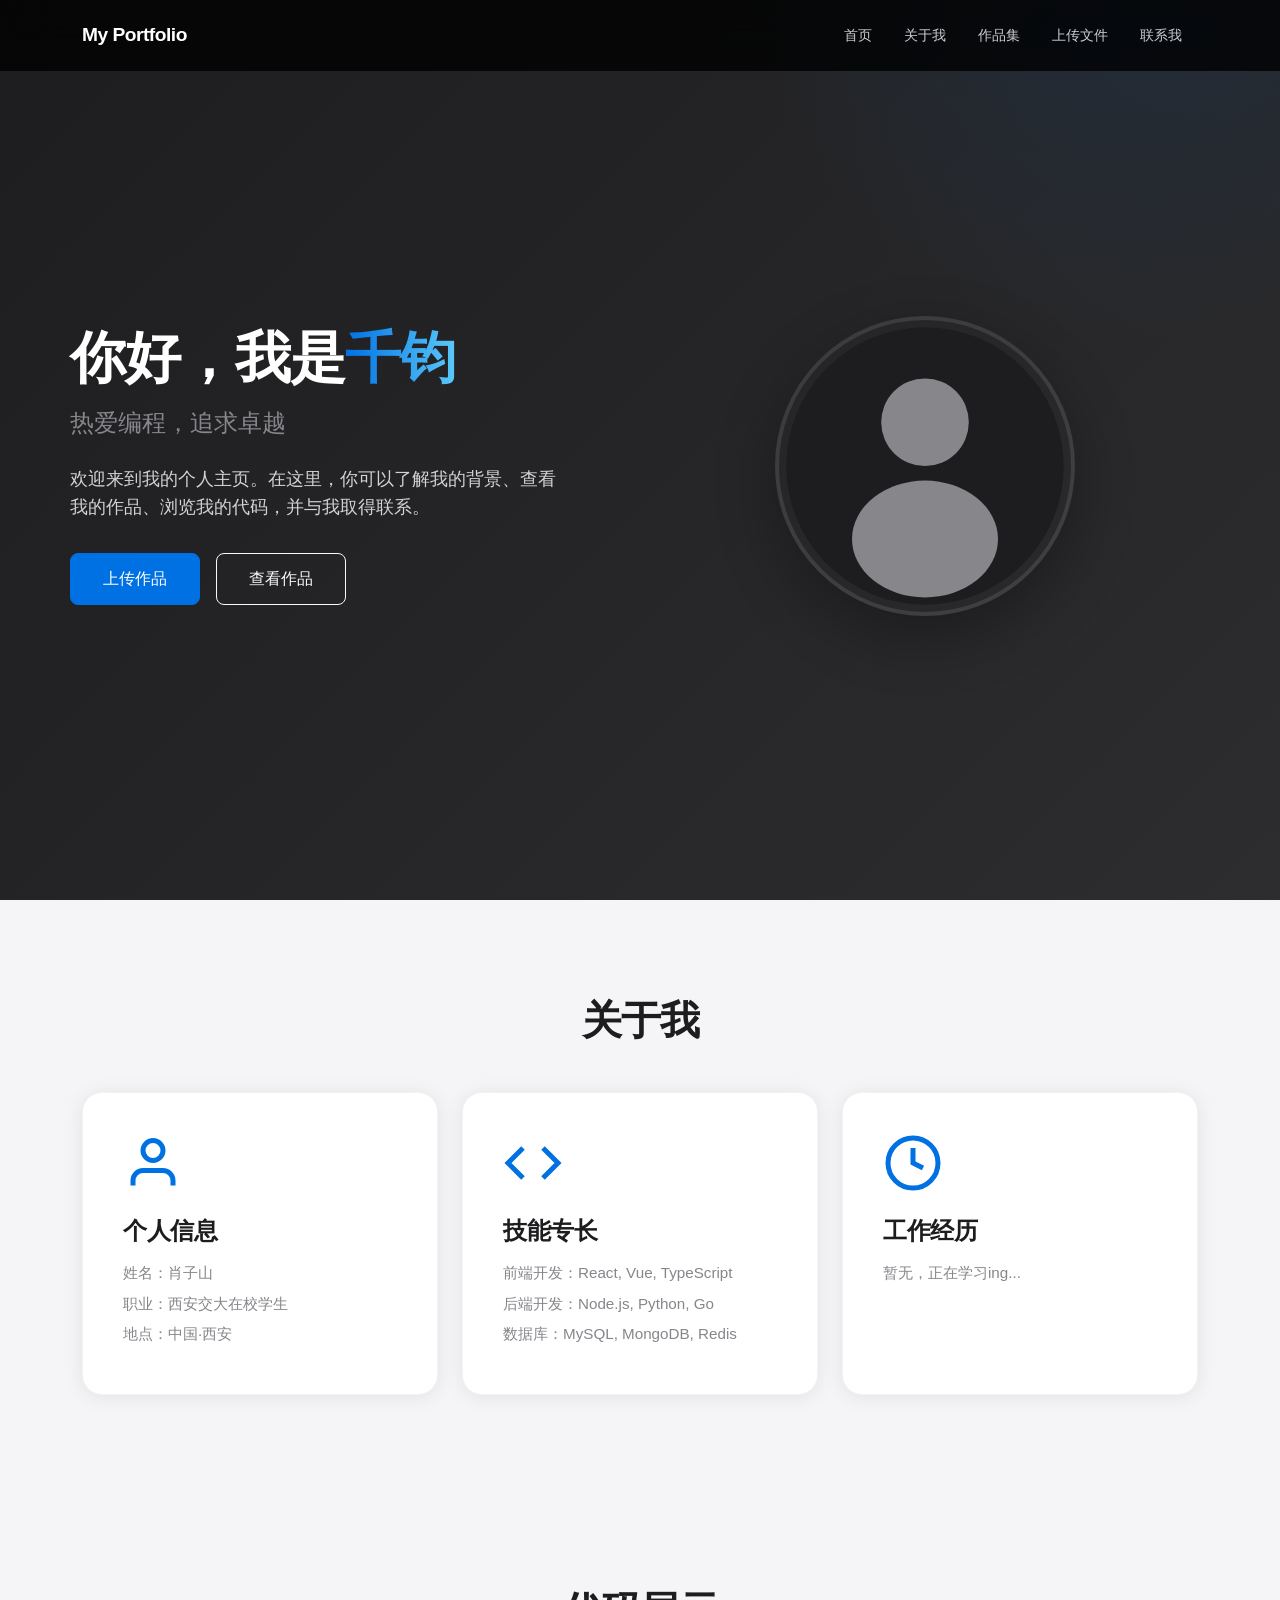
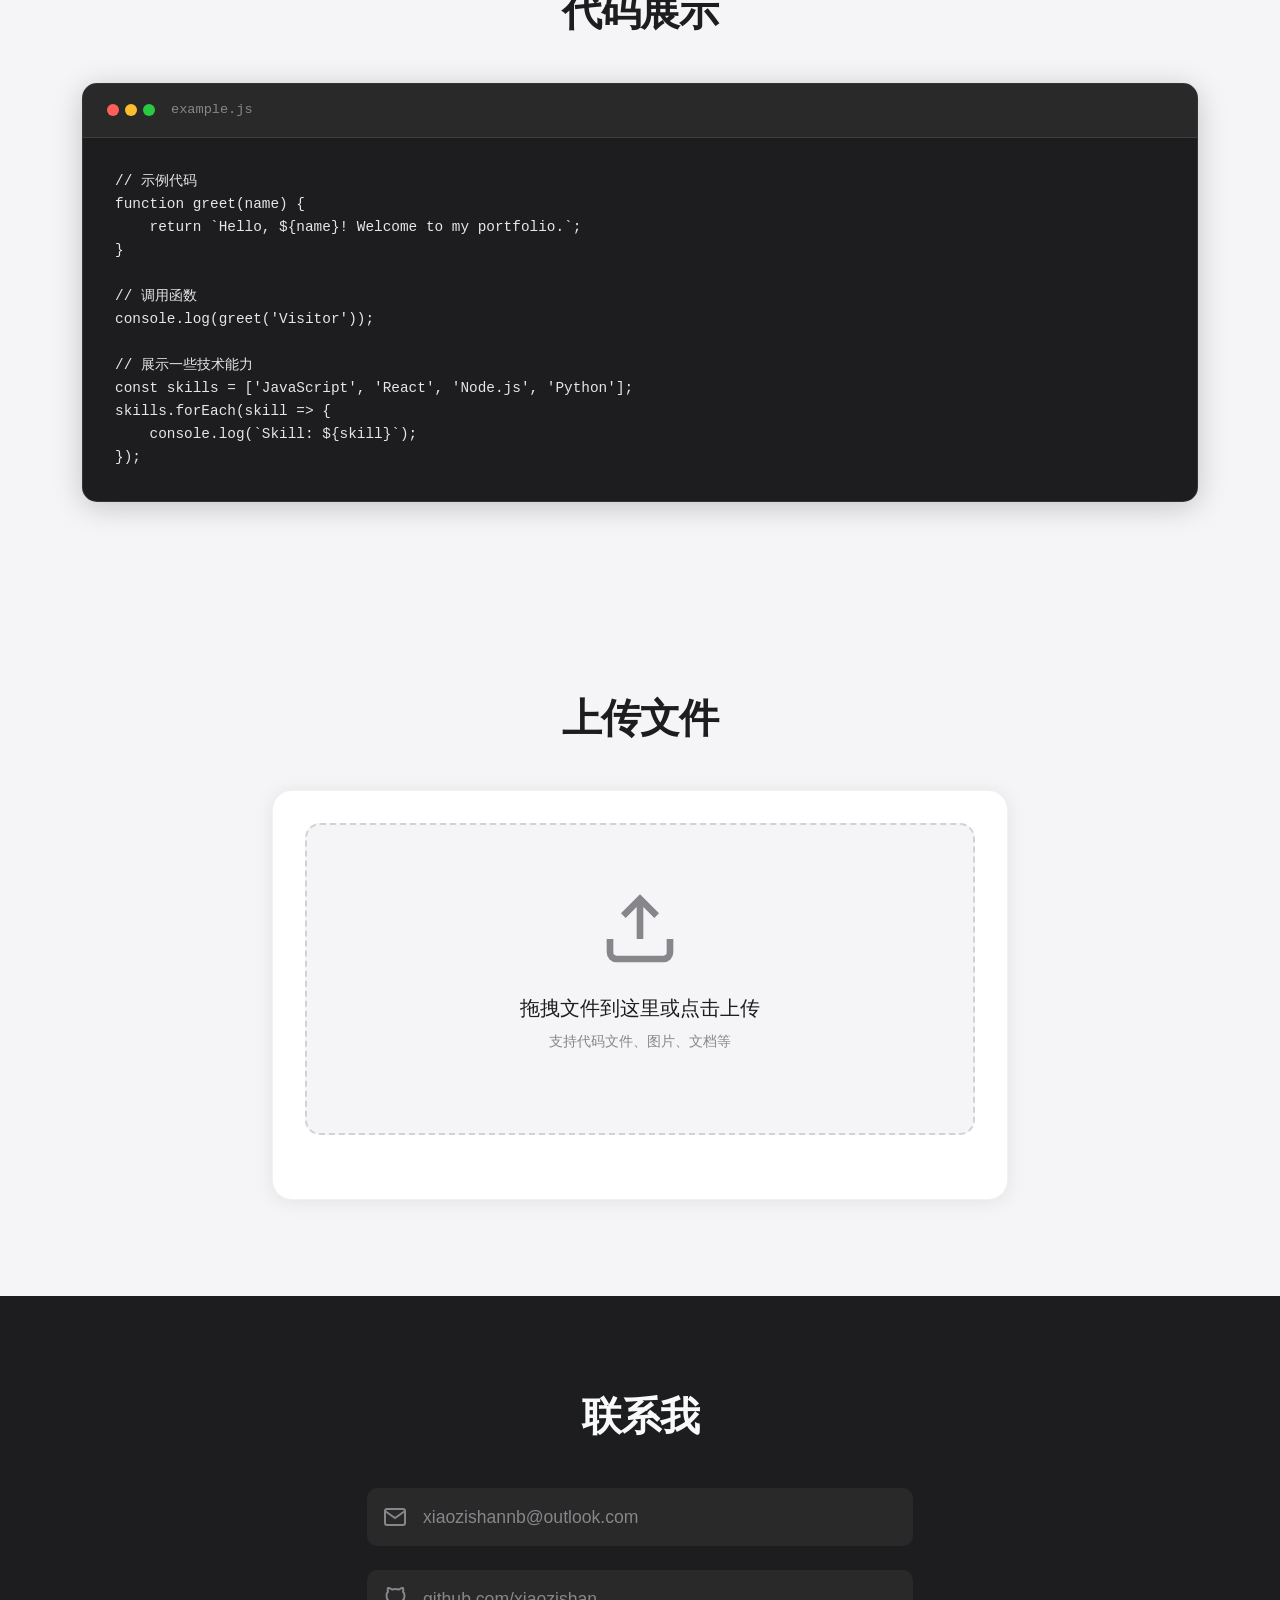
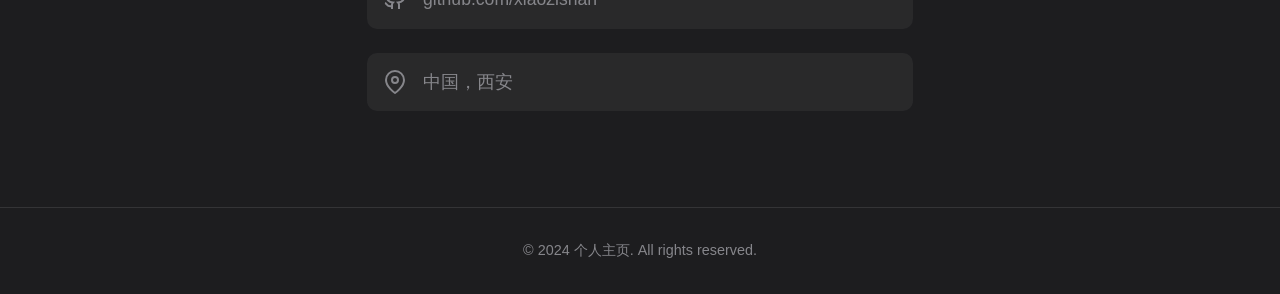
<file: index.html>
<!DOCTYPE html>
<html lang="zh-CN">
<head>
    <meta charset="UTF-8">
    <meta name="viewport" content="width=device-width, initial-scale=1.0">
    <title>千钧的小窝</title>
    <link rel="icon" type="image/x-icon" href="favicon.ico">
    <link href="https://cdn.jsdelivr.net/npm/bootstrap@5.3.2/dist/css/bootstrap.min.css" rel="stylesheet">
    <link rel="stylesheet" href="styles.css">
</head>
<body>
    <!-- 导航栏 -->
    <nav class="navbar navbar-expand-lg fixed-top navbar-dark" id="navbar">
        <div class="container">
            <a class="navbar-brand logo-text" href="#hero">My Portfolio</a>
            <button class="navbar-toggler" type="button" data-bs-toggle="collapse" data-bs-target="#navbarNav">
                <span class="navbar-toggler-icon"></span>
            </button>
            <div class="collapse navbar-collapse" id="navbarNav">
                <ul class="navbar-nav ms-auto">
                    <li class="nav-item"><a class="nav-link" href="#hero">首页</a></li>
                    <li class="nav-item"><a class="nav-link" href="#about">关于我</a></li>
                    <li class="nav-item"><a class="nav-link" href="#portfolio">作品集</a></li>
                    <li class="nav-item"><a class="nav-link" href="#upload">上传文件</a></li>
                    <li class="nav-item"><a class="nav-link" href="#contact">联系我</a></li>
                </ul>
            </div>
        </div>
    </nav>

    <!-- Hero Section -->
    <section id="hero" class="hero-section">
        <div class="container">
            <div class="row align-items-center">
                <div class="col-lg-6 hero-content">
                    <h1 class="hero-title">你好，我是<span class="highlight">千钧</span></h1>
                    <p class="hero-subtitle">热爱编程，追求卓越</p>
                    <p class="hero-description">
                        欢迎来到我的个人主页。在这里，你可以了解我的背景、查看我的作品、浏览我的代码，并与我取得联系。
                    </p>
                    <div class="hero-buttons">
                        <a href="#upload" class="btn btn-primary btn-lg">上传作品</a>
                        <a href="#portfolio" class="btn btn-outline-light btn-lg">查看作品</a>
                    </div>
                </div>
                <div class="col-lg-6 hero-image">
                    <div class="profile-avatar">
                        <svg viewBox="0 0 200 200" class="avatar-svg">
                            <circle cx="100" cy="100" r="95" fill="#1d1d1f"/>
                            <circle cx="100" cy="70" r="30" fill="#86868b"/>
                            <ellipse cx="100" cy="150" rx="50" ry="40" fill="#86868b"/>
                        </svg>
                    </div>
                </div>
            </div>
        </div>
    </section>

    <!-- 关于我 -->
    <section id="about" class="section bg-light">
        <div class="container">
            <div class="row">
                <div class="col-12">
                    <h2 class="section-title">关于我</h2>
                </div>
            </div>
            <div class="row">
                <div class="col-lg-4">
                    <div class="info-card">
                        <div class="card-icon">
                            <svg width="60" height="60" viewBox="0 0 24 24" fill="none" stroke="currentColor" stroke-width="2">
                                <path d="M20 21v-2a4 4 0 0 0-4-4H8a4 4 0 0 0-4 4v2"></path>
                                <circle cx="12" cy="7" r="4"></circle>
                            </svg>
                        </div>
                        <h3>个人信息</h3>
                        <p>姓名：肖子山</p>
                        <p>职业：西安交大在校学生</p>
                        <p>地点：中国·西安</p>
                    </div>
                </div>
                <div class="col-lg-4">
                    <div class="info-card">
                        <div class="card-icon">
                            <svg width="60" height="60" viewBox="0 0 24 24" fill="none" stroke="currentColor" stroke-width="2">
                                <polyline points="16 18 22 12 16 6"></polyline>
                                <polyline points="8 6 2 12 8 18"></polyline>
                            </svg>
                        </div>
                        <h3>技能专长</h3>
                        <p>前端开发：React, Vue, TypeScript</p>
                        <p>后端开发：Node.js, Python, Go</p>
                        <p>数据库：MySQL, MongoDB, Redis</p>
                    </div>
                </div>
                <div class="col-lg-4">
                    <div class="info-card">
                        <div class="card-icon">
                            <svg width="60" height="60" viewBox="0 0 24 24" fill="none" stroke="currentColor" stroke-width="2">
                                <circle cx="12" cy="12" r="10"></circle>
                                <polyline points="12 6 12 12 16 14"></polyline>
                            </svg>
                        </div>
                        <h3>工作经历</h3>
                        <p>暂无，正在学习ing...</p>
                    </div>
                </div>
            </div>
        </div>
    </section>


    <!-- 代码展示 -->
    <section id="code-section" class="section bg-light">
        <div class="container">
            <div class="row">
                <div class="col-12">
                    <h2 class="section-title">代码展示</h2>
                </div>
            </div>
            <div class="row">
                <div class="col-12">
                    <div class="code-display">
                        <div class="code-header">
                            <div class="code-dots">
                                <span></span>
                                <span></span>
                                <span></span>
                            </div>
                            <span class="code-filename">example.js</span>
                        </div>
                        <pre><code class="language-javascript">// 示例代码
function greet(name) {
    return `Hello, ${name}! Welcome to my portfolio.`;
}

// 调用函数
console.log(greet('Visitor'));

// 展示一些技术能力
const skills = ['JavaScript', 'React', 'Node.js', 'Python'];
skills.forEach(skill => {
    console.log(`Skill: ${skill}`);
});</code></pre>
                    </div>
                </div>
            </div>
        </div>
    </section>

    <!-- 文件上传 -->
    <section id="upload" class="section">
        <div class="container">
            <div class="row">
                <div class="col-12">
                    <h2 class="section-title">上传文件</h2>
                </div>
            </div>
            <div class="row">
                <div class="col-lg-8 mx-auto">
                    <div class="upload-container">
                        <div class="upload-area" id="uploadArea">
                            <svg class="upload-icon" viewBox="0 0 24 24" fill="none" stroke="currentColor" stroke-width="2">
                                <path d="M21 15v4a2 2 0 0 1-2 2H5a2 2 0 0 1-2-2v-4"></path>
                                <polyline points="17 8 12 3 7 8"></polyline>
                                <line x1="12" y1="3" x2="12" y2="15"></line>
                            </svg>
                            <p class="upload-text">拖拽文件到这里或点击上传</p>
                            <p class="upload-hint">支持代码文件、图片、文档等</p>
                            <input type="file" id="fileInput" multiple hidden>
                        </div>
                        <div class="uploaded-files" id="uploadedFiles">
                            <!-- 上传的文件会显示在这里 -->
                        </div>
                    </div>
                </div>
            </div>
        </div>
    </section>

    <!-- 联系我 -->
    <section id="contact" class="section bg-dark">
        <div class="container">
            <div class="row">
                <div class="col-12">
                    <h2 class="section-title text-light">联系我</h2>
                </div>
            </div>
            <div class="row">
                <div class="col-lg-6 mx-auto">
                    <div class="contact-info">
                        <div class="contact-item">
                            <svg width="24" height="24" viewBox="0 0 24 24" fill="none" stroke="currentColor" stroke-width="2">
                                <path d="M4 4h16c1.1 0 2 .9 2 2v12c0 1.1-.9 2-2 2H4c-1.1 0-2-.9-2-2V6c0-1.1.9-2 2-2z"></path>
                                <polyline points="22,6 12,13 2,6"></polyline>
                            </svg>
                            <span>xiaozishannb@outlook.com </span>
                        </div>
                        <div class="contact-item">
                            <svg width="24" height="24" viewBox="0 0 24 24" fill="none" stroke="currentColor" stroke-width="2">
                                <path d="M9 19c-5 1.5-5-2.5-7-3m14 6v-3.87a3.37 3.37 0 0 0-.94-2.61c3.14-.35 6.44-1.54 6.44-7A5.44 5.44 0 0 0 20 4.77 5.07 5.07 0 0 0 19.91 1S18.73.65 16 2.48a13.38 13.38 0 0 0-7 0C6.27.65 5.09 1 5.09 1A5.07 5.07 0 0 0 5 4.77a5.44 5.44 0 0 0-1.5 3.78c0 5.42 3.3 6.61 6.44 7A3.37 3.37 0 0 0 9 18.13V22"></path>
                            </svg>
                            <span>github.com/xiaozishan</span>
                        </div>
                        <div class="contact-item">
                            <svg width="24" height="24" viewBox="0 0 24 24" fill="none" stroke="currentColor" stroke-width="2">
                                <path d="M21 10c0 7-9 13-9 13s-9-6-9-13a9 9 0 0 1 18 0z"></path>
                                <circle cx="12" cy="10" r="3"></circle>
                            </svg>
                            <span>中国，西安</span>
                        </div>
                    </div>
                </div>
            </div>
        </div>
    </section>

    <!-- 页脚 -->
    <footer class="footer">
        <div class="container">
            <div class="row">
                <div class="col-12 text-center">
                    <p>&copy; 2024 个人主页. All rights reserved.</p>
                </div>
            </div>
        </div>
    </footer>

    <script src="https://cdn.jsdelivr.net/npm/bootstrap@5.3.2/dist/js/bootstrap.bundle.min.js"></script>
    <script src="script.js"></script>
</body>
</html>
</file>
<file: styles.css>
/* 全局样式 */
* {
    margin: 0;
    padding: 0;
    box-sizing: border-box;
}

:root {
    --apple-bg: #f5f5f7;
    --apple-dark: #1d1d1f;
    --apple-gray: #86868b;
    --apple-blue: #0071e3;
    --apple-blue-hover: #0077ed;
    --apple-white: #ffffff;
    --apple-black: #000000;
}

body {
    font-family: -apple-system, BlinkMacSystemFont, 'SF Pro Display', 'SF Pro Text', 'Helvetica Neue', Helvetica, Arial, sans-serif;
    background-color: var(--apple-bg);
    color: var(--apple-dark);
    line-height: 1.5;
    overflow-x: hidden;
}

/* 导航栏 */
.navbar {
    background: rgba(0, 0, 0, 0.8);
    backdrop-filter: saturate(180%) blur(20px);
    -webkit-backdrop-filter: saturate(180%) blur(20px);
    padding: 1rem 0;
    transition: all 0.3s ease;
}

.navbar.scrolled {
    background: rgba(0, 0, 0, 0.95);
    padding: 0.5rem 0;
}

.logo-text {
    font-size: 1.2rem;
    font-weight: 600;
    color: var(--apple-white) !important;
    letter-spacing: -0.5px;
}

.nav-link {
    color: rgba(255, 255, 255, 0.8) !important;
    font-size: 0.9rem;
    font-weight: 400;
    padding: 0.5rem 1rem !important;
    transition: color 0.3s ease;
}

.nav-link:hover {
    color: var(--apple-white) !important;
}

/* Hero Section */
.hero-section {
    min-height: 100vh;
    background: linear-gradient(135deg, #1d1d1f 0%, #2d2d2f 100%);
    color: var(--apple-white);
    display: flex;
    align-items: center;
    padding: 6rem 0 4rem;
    position: relative;
    overflow: hidden;
}

.hero-section::before {
    content: '';
    position: absolute;
    top: -50%;
    right: -20%;
    width: 800px;
    height: 800px;
    background: radial-gradient(circle, rgba(0, 113, 227, 0.1) 0%, transparent 70%);
    animation: pulse 8s ease-in-out infinite;
}

@keyframes pulse {
    0%, 100% { transform: scale(1); opacity: 0.5; }
    50% { transform: scale(1.1); opacity: 0.8; }
}

.hero-content {
    padding: 2rem 0;
    z-index: 1;
}

.hero-title {
    font-size: 3.5rem;
    font-weight: 700;
    line-height: 1.1;
    margin-bottom: 1rem;
    letter-spacing: -1px;
}

.highlight {
    background: linear-gradient(90deg, #0071e3, #5ac8fa);
    -webkit-background-clip: text;
    -webkit-text-fill-color: transparent;
    background-clip: text;
}

.hero-subtitle {
    font-size: 1.5rem;
    color: var(--apple-gray);
    margin-bottom: 1.5rem;
    font-weight: 500;
}

.hero-description {
    font-size: 1.1rem;
    color: rgba(255, 255, 255, 0.8);
    margin-bottom: 2rem;
    max-width: 500px;
    line-height: 1.6;
}

.hero-buttons {
    display: flex;
    gap: 1rem;
    flex-wrap: wrap;
}

.btn-primary {
    background-color: var(--apple-blue);
    border-color: var(--apple-blue);
    padding: 0.8rem 2rem;
    font-size: 1rem;
    font-weight: 500;
    transition: all 0.3s ease;
}

.btn-primary:hover {
    background-color: var(--apple-blue-hover);
    border-color: var(--apple-blue-hover);
    transform: translateY(-2px);
    box-shadow: 0 10px 30px rgba(0, 113, 227, 0.3);
}

.btn-outline-light {
    padding: 0.8rem 2rem;
    font-size: 1rem;
    font-weight: 500;
    transition: all 0.3s ease;
}

.btn-outline-light:hover {
    transform: translateY(-2px);
    box-shadow: 0 10px 30px rgba(255, 255, 255, 0.2);
}

.hero-image {
    display: flex;
    justify-content: center;
    align-items: center;
    padding: 2rem 0;
}

.profile-avatar {
    width: 300px;
    height: 300px;
    border-radius: 50%;
    overflow: hidden;
    border: 4px solid rgba(255, 255, 255, 0.1);
    box-shadow: 0 20px 60px rgba(0, 0, 0, 0.3);
    animation: float 6s ease-in-out infinite;
}

@keyframes float {
    0%, 100% { transform: translateY(0); }
    50% { transform: translateY(-20px); }
}

.avatar-svg {
    width: 100%;
    height: 100%;
}

/* 通用 Section */
.section {
    padding: 6rem 0;
}

.section-title {
    font-size: 2.5rem;
    font-weight: 700;
    text-align: center;
    margin-bottom: 3rem;
    letter-spacing: -1px;
}

.bg-light {
    background-color: var(--apple-bg) !important;
}

.bg-dark {
    background-color: var(--apple-dark) !important;
}

/* 信息卡片 */
.info-card {
    background: var(--apple-white);
    border-radius: 20px;
    padding: 2.5rem;
    box-shadow: 0 2px 20px rgba(0, 0, 0, 0.08);
    transition: all 0.3s ease;
    height: 100%;
    border: 1px solid rgba(0, 0, 0, 0.05);
}

.info-card:hover {
    transform: translateY(-5px);
    box-shadow: 0 10px 40px rgba(0, 0, 0, 0.12);
}

.card-icon {
    margin-bottom: 1.5rem;
    color: var(--apple-blue);
}

.info-card h3 {
    font-size: 1.5rem;
    font-weight: 600;
    margin-bottom: 1rem;
    letter-spacing: -0.5px;
}

.info-card p {
    color: var(--apple-gray);
    margin-bottom: 0.5rem;
    font-size: 0.95rem;
}

/* 作品集 */
.portfolio-card {
    background: var(--apple-white);
    border-radius: 20px;
    overflow: hidden;
    box-shadow: 0 2px 20px rgba(0, 0, 0, 0.08);
    transition: all 0.3s ease;
    margin-bottom: 2rem;
    border: 1px solid rgba(0, 0, 0, 0.05);
}

.portfolio-card:hover {
    transform: translateY(-5px);
    box-shadow: 0 15px 50px rgba(0, 0, 0, 0.15);
}

.portfolio-image {
    width: 100%;
    height: 200px;
    background: linear-gradient(135deg, #667eea 0%, #764ba2 100%);
    display: flex;
    align-items: center;
    justify-content: center;
    color: white;
    font-size: 3rem;
}

.portfolio-content {
    padding: 1.5rem;
}

.portfolio-content h4 {
    font-size: 1.25rem;
    font-weight: 600;
    margin-bottom: 0.5rem;
    letter-spacing: -0.5px;
}

.portfolio-content p {
    color: var(--apple-gray);
    font-size: 0.9rem;
    margin-bottom: 1rem;
}

.portfolio-tags {
    display: flex;
    flex-wrap: wrap;
    gap: 0.5rem;
}

.portfolio-tag {
    background: var(--apple-bg);
    color: var(--apple-dark);
    padding: 0.25rem 0.75rem;
    border-radius: 20px;
    font-size: 0.8rem;
    font-weight: 500;
}

/* 代码展示 */
.code-display {
    background: #1d1d1f;
    border-radius: 15px;
    overflow: hidden;
    box-shadow: 0 5px 30px rgba(0, 0, 0, 0.2);
    border: 1px solid rgba(255, 255, 255, 0.1);
}

.code-header {
    background: rgba(255, 255, 255, 0.05);
    padding: 1rem 1.5rem;
    display: flex;
    align-items: center;
    border-bottom: 1px solid rgba(255, 255, 255, 0.1);
}

.code-dots {
    display: flex;
    gap: 6px;
}

.code-dots span {
    width: 12px;
    height: 12px;
    border-radius: 50%;
    background: #ff5f56;
}

.code-dots span:nth-child(2) {
    background: #ffbd2e;
}

.code-dots span:nth-child(3) {
    background: #27ca40;
}

.code-filename {
    margin-left: 1rem;
    color: var(--apple-gray);
    font-size: 0.85rem;
    font-family: 'SF Mono', Monaco, 'Courier New', monospace;
}

.code-display pre {
    margin: 0;
    padding: 2rem;
    overflow-x: auto;
}

.code-display code {
    font-family: 'SF Mono', Monaco, 'Courier New', monospace;
    font-size: 0.9rem;
    line-height: 1.6;
    color: #e6e6e6;
}

/* 文件上传 */
.upload-container {
    background: var(--apple-white);
    border-radius: 20px;
    padding: 2rem;
    box-shadow: 0 2px 20px rgba(0, 0, 0, 0.08);
    border: 1px solid rgba(0, 0, 0, 0.05);
}

.upload-area {
    border: 2px dashed #d1d1d6;
    border-radius: 15px;
    padding: 4rem 2rem;
    text-align: center;
    transition: all 0.3s ease;
    cursor: pointer;
    background: var(--apple-bg);
}

.upload-area:hover,
.upload-area.dragover {
    border-color: var(--apple-blue);
    background: rgba(0, 113, 227, 0.05);
}

.upload-icon {
    width: 80px;
    height: 80px;
    color: var(--apple-gray);
    margin-bottom: 1.5rem;
}

.upload-text {
    font-size: 1.25rem;
    font-weight: 500;
    color: var(--apple-dark);
    margin-bottom: 0.5rem;
}

.upload-hint {
    color: var(--apple-gray);
    font-size: 0.9rem;
}

.uploaded-files {
    margin-top: 2rem;
}

.file-item {
    background: var(--apple-bg);
    border-radius: 10px;
    padding: 1rem;
    margin-bottom: 0.75rem;
    display: flex;
    align-items: center;
    gap: 1rem;
    transition: all 0.3s ease;
    border: 1px solid rgba(0, 0, 0, 0.05);
}

.file-item:hover {
    background: rgba(0, 113, 227, 0.05);
    border-color: var(--apple-blue);
}

.file-icon {
    width: 40px;
    height: 40px;
    background: var(--apple-blue);
    border-radius: 8px;
    display: flex;
    align-items: center;
    justify-content: center;
    color: white;
    font-weight: 600;
    font-size: 0.75rem;
}

.file-info {
    flex: 1;
}

.file-name {
    font-weight: 500;
    color: var(--apple-dark);
    margin-bottom: 0.25rem;
}

.file-size {
    font-size: 0.8rem;
    color: var(--apple-gray);
}

.file-remove {
    background: none;
    border: none;
    color: var(--apple-gray);
    cursor: pointer;
    padding: 0.5rem;
    transition: color 0.3s ease;
}

.file-remove:hover {
    color: #ff3b30;
}

/* 联系信息 */
.contact-info {
    display: flex;
    flex-direction: column;
    gap: 1.5rem;
}

.contact-item {
    display: flex;
    align-items: center;
    gap: 1rem;
    color: var(--apple-gray);
    font-size: 1.1rem;
    padding: 1rem;
    background: rgba(255, 255, 255, 0.05);
    border-radius: 10px;
    transition: all 0.3s ease;
}

.contact-item:hover {
    background: rgba(255, 255, 255, 0.1);
    color: var(--apple-white);
}

/* 页脚 */
.footer {
    background: var(--apple-dark);
    color: var(--apple-gray);
    padding: 2rem 0;
    border-top: 1px solid rgba(255, 255, 255, 0.1);
}

.footer p {
    margin: 0;
    font-size: 0.9rem;
}

/* 响应式设计 */
@media (max-width: 991px) {
    .hero-title {
        font-size: 2.5rem;
    }
    
    .hero-section {
        text-align: center;
        padding: 5rem 0 3rem;
    }
    
    .hero-content {
        order: 2;
    }
    
    .hero-image {
        order: 1;
        padding: 1rem 0;
    }
    
    .profile-avatar {
        width: 200px;
        height: 200px;
    }
    
    .hero-buttons {
        justify-content: center;
    }
    
    .info-card {
        margin-bottom: 1.5rem;
    }
}

@media (max-width: 767px) {
    .hero-title {
        font-size: 2rem;
    }
    
    .hero-subtitle {
        font-size: 1.25rem;
    }
    
    .section {
        padding: 4rem 0;
    }
    
    .section-title {
        font-size: 2rem;
        margin-bottom: 2rem;
    }
    
    .upload-area {
        padding: 3rem 1rem;
    }
    
    .btn-primary,
    .btn-outline-light {
        padding: 0.7rem 1.5rem;
        font-size: 0.9rem;
    }
}

/* 滚动条样式 */
::-webkit-scrollbar {
    width: 10px;
}

::-webkit-scrollbar-track {
    background: var(--apple-bg);
}

::-webkit-scrollbar-thumb {
    background: #d1d1d6;
    border-radius: 5px;
}

::-webkit-scrollbar-thumb:hover {
    background: var(--apple-gray);
}

/* 平滑滚动 */
html {
    scroll-behavior: smooth;
}

/* 文本选择 */
::selection {
    background: var(--apple-blue);
    color: white;
}

/* 动画类 */
.fade-in {
    animation: fadeIn 0.6s ease-out;
}

@keyframes fadeIn {
    from {
        opacity: 0;
        transform: translateY(20px);
    }
    to {
        opacity: 1;
        transform: translateY(0);
    }
}

/* Navbar Toggler */
.navbar-toggler {
    border: none;
    padding: 0.5rem;
}

.navbar-toggler:focus {
    box-shadow: none;
}

.navbar-dark .navbar-toggler-icon {
    background-image: url("data:image/svg+xml,%3csvg xmlns='http://www.w3.org/2000/svg' viewBox='0 0 30 30'%3e%3cpath stroke='rgba(255, 255, 255, 0.8)' stroke-linecap='round' stroke-miterlimit='10' stroke-width='2' d='M4 7h22M4 15h22M4 23h22'/%3e%3c/svg%3e");
}
</file>
